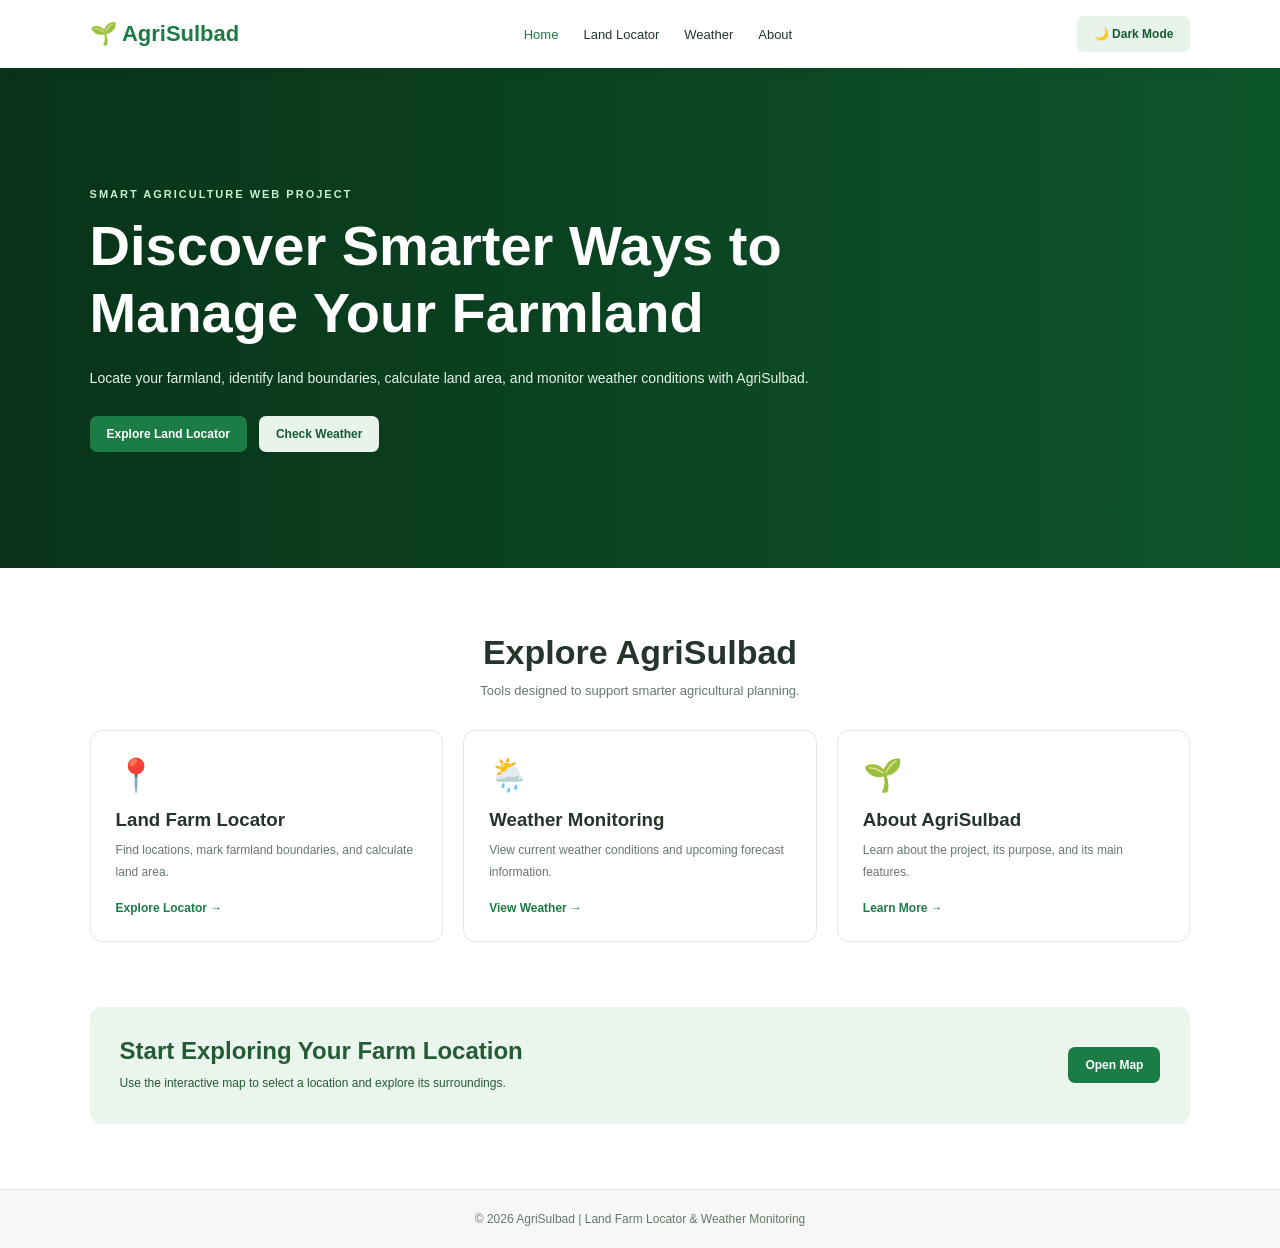
<file: index.html>
<!DOCTYPE html>
<html lang="en">
<head>
    <meta charset="UTF-8">
    <meta name="viewport" content="width=device-width, initial-scale=1.0">
    <title>AgriSulbad | Home</title>
    <script>
        /* Apply saved theme before first paint (no white flash) */
        try {
            if (localStorage.getItem("agrisulbad-theme") === "dark") {
                document.documentElement.classList.add("dark-mode");
            }
        } catch (e) {}
    </script>
    <link rel="stylesheet" href="css/style.css">
</head>
<body>

<header class="header">
    <a href="index.html" class="logo">🌱 AgriSulbad</a>
    <nav class="navigation">
        <a href="index.html" class="active">Home</a>
        <a href="locator.html">Land Locator</a>
        <a href="weather.html">Weather</a>
        <a href="about.html">About</a>
    </nav>

    <button class="theme-toggle" id="themeToggle">🌙 Dark Mode</button>
</header>

<main>
    <section class="hero">
        <div class="hero-content">
            <span class="hero-label">SMART AGRICULTURE WEB PROJECT</span>
            <h1>Discover Smarter Ways to Manage Your Farmland</h1>
            <p>
                Locate your farmland, identify land boundaries,
                calculate land area, and monitor weather conditions
                with AgriSulbad.
            </p>
            <div class="hero-buttons">
                <a href="locator.html" class="primary-btn">Explore Land Locator</a>
                <a href="weather.html" class="secondary-btn">Check Weather</a>
            </div>
        </div>
    </section>

    <section class="section">
        <div class="section-heading">
            <h2>Explore AgriSulbad</h2>
            <p>Tools designed to support smarter agricultural planning.</p>
        </div>

        <div class="feature-grid">
            <a href="locator.html" class="feature-card">
                <div class="feature-icon">📍</div>
                <h3>Land Farm Locator</h3>
                <p>Find locations, mark farmland boundaries, and calculate land area.</p>
                <span>Explore Locator →</span>
            </a>

            <a href="weather.html" class="feature-card">
                <div class="feature-icon">🌦️</div>
                <h3>Weather Monitoring</h3>
                <p>View current weather conditions and upcoming forecast information.</p>
                <span>View Weather →</span>
            </a>

            <a href="about.html" class="feature-card">
                <div class="feature-icon">🌱</div>
                <h3>About AgriSulbad</h3>
                <p>Learn about the project, its purpose, and its main features.</p>
                <span>Learn More →</span>
            </a>
        </div>
    </section>

    <section class="home-banner">
        <div>
            <h2>Start Exploring Your Farm Location</h2>
            <p>Use the interactive map to select a location and explore its surroundings.</p>
        </div>
        <a href="locator.html" class="primary-btn">Open Map</a>
    </section>
</main>

<footer>
    <p>© 2026 AgriSulbad | Land Farm Locator &amp; Weather Monitoring</p>
</footer>

<script src="js/main.js"></script>
</body>
</html>
</file>
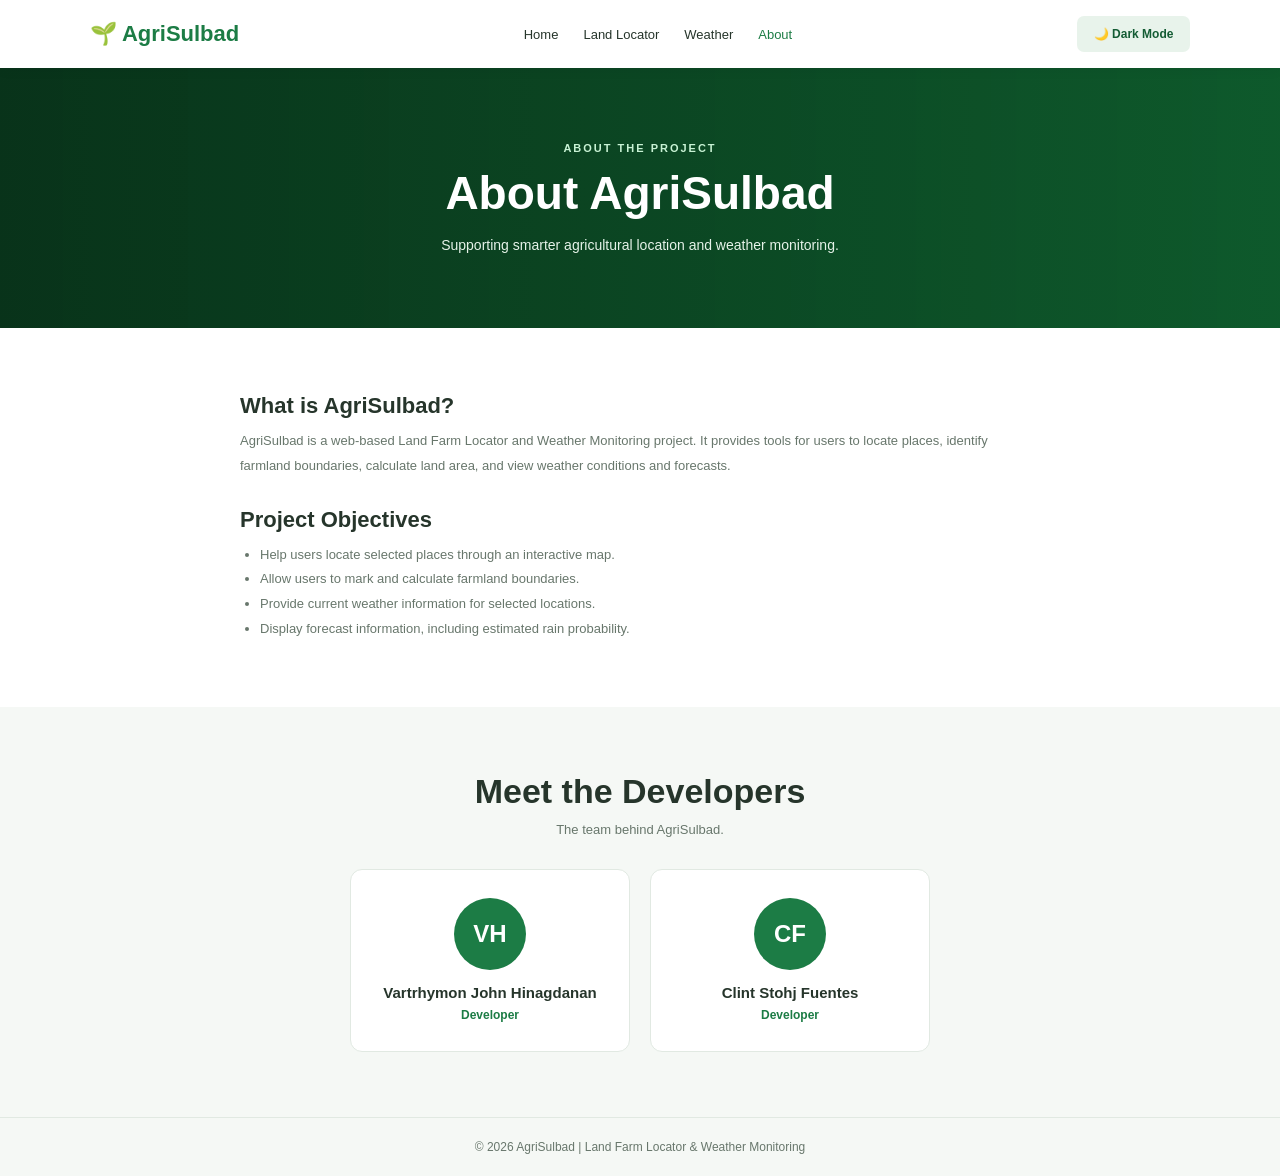
<file: about.html>
<!DOCTYPE html>
<html lang="en">

<head>
    <meta charset="UTF-8">
    <meta name="viewport" content="width=device-width, initial-scale=1.0">
    <title>AgriSulbad | About</title>
    <script>
        /* Apply saved theme before first paint (no white flash) */
        try {
            if (localStorage.getItem("agrisulbad-theme") === "dark") {
                document.documentElement.classList.add("dark-mode");
            }
        } catch (e) {}
    </script>
    <link rel="stylesheet" href="css/style.css">
</head>

<body>

    <header class="header">
        <a href="index.html" class="logo">🌱 AgriSulbad</a>

        <nav class="navigation">
            <a href="index.html">Home</a>
            <a href="locator.html">Land Locator</a>
            <a href="weather.html">Weather</a>
            <a href="about.html" class="active">About</a>
        </nav>

        <button class="theme-toggle" id="themeToggle">🌙 Dark Mode</button>
    </header>

    <main>
        <section class="about-hero">
            <span class="hero-label">ABOUT THE PROJECT</span>
            <h1>About AgriSulbad</h1>
            <p>Supporting smarter agricultural location and weather monitoring.</p>
        </section>

        <section class="section">
            <div class="about-content">
                <h2>What is AgriSulbad?</h2>
                <p>
                    AgriSulbad is a web-based Land Farm Locator and Weather
                    Monitoring project. It provides tools for users to locate
                    places, identify farmland boundaries, calculate land area,
                    and view weather conditions and forecasts.
                </p>

                <h2>Project Objectives</h2>
                <ul>
                    <li>Help users locate selected places through an interactive map.</li>
                    <li>Allow users to mark and calculate farmland boundaries.</li>
                    <li>Provide current weather information for selected locations.</li>
                    <li>Display forecast information, including estimated rain probability.</li>
                </ul>
            </div>
        </section>

        <section class="section developers-section">
            <div class="section-heading">
                <h2>Meet the Developers</h2>
                <p>The team behind AgriSulbad.</p>
            </div>

            <div class="developer-grid">
                <div class="developer-card">
                    <div class="developer-avatar" aria-hidden="true">VH</div>
                    <h3>Vartrhymon John Hinagdanan</h3>
                    <span>Developer</span>
                </div>

                <div class="developer-card">
                    <div class="developer-avatar" aria-hidden="true">CF</div>
                    <h3>Clint Stohj Fuentes</h3>
                    <span>Developer</span>
                </div>
            </div>
        </section>
    </main>

    <footer>
        <p>© 2026 AgriSulbad | Land Farm Locator &amp; Weather Monitoring</p>
    </footer>

    <script src="js/main.js"></script>
</body>

</html>
</file>
<file: css/style.css>
/* ==========================================================================
   AgriSulbad stylesheet
   1.  Tokens (light + dark)       8.  Weather page
   2.  Base                        9.  Weather card details
   3.  Header                      10. Leaflet (maps, light + dark)
   4.  Buttons                     11. Locator extras (search, farms)
   5.  Hero + sections             12. About page + developers
   6.  Cards + banner + footer     13. Accessibility
   7.  Forms + notices             14. Responsive
   ========================================================================== */

/* ==========================================================================
   1. TOKENS
   ========================================================================== */

:root {
    --green: #1c7c45;
    --dark-green: #145c34;
    --background: #ffffff;
    --section: #f5f8f5;
    --text: #26352b;
    --muted: #68776c;
    --card: #ffffff;
    --border: #e1e9e2;
    --accent-text: #1c7c45;

    /* Buttons */
    --btn-bg: #1c7c45;
    --btn-bg-hover: #145c34;
    --btn-text: #ffffff;
    --danger: #c93c3c;
    --danger-hover: #a82f2f;
    --danger-text: #ffffff;

    --soft-green: #e8f3eb;
    --soft-green-text: #145c34;
    --banner-bg: #eaf5ed;
    --banner-text: #245b35;
    --notice-text: #315b3e;
    --shadow: rgba(0, 0, 0, 0.05);

    /* Tinted panels */
    --tint-green: #f0fdf4;
    --tint-green-border: #bbf7d0;
    --tint-blue: #eff6ff;
    --tint-blue-text: #1e3a8a;
    --tint-orange: #fff7ed;
    --tint-orange-text: #7c2d12;

    /* Heat / temperature */
    --heat-cool: #2563eb;
    --heat-normal: #16a34a;
    --heat-hot: #d97706;
    --heat-very-hot: #dc2626;
    --heat-extreme: #7f1d1d;

    /* Weather icons */
    --ic-cloud: #64748b;
    --ic-rain: #2563eb;
    --ic-thunder: #7c3aed;
    --ic-fog: #94a3b8;
    --ic-search: #2563eb;

    --radius-sm: 7px;
    --radius-md: 10px;
    --radius-lg: 12px;

    color-scheme: light;
}

/* Dark theme. The class is set on <html> early (no flash) and on <body> by main.js */
html.dark-mode,
body.dark-mode {
    --green: #34b36b;
    --dark-green: #2a9a5b;
    --background: #0f1712;
    --section: #16211a;
    --text: #e6efe8;
    --muted: #9aab9f;
    --card: #1a261e;
    --border: #2b3a30;
    --accent-text: #4ade80;

    --btn-bg: #34b36b;
    --btn-bg-hover: #4ade80;
    --btn-text: #06210f;
    --danger: #f87171;
    --danger-hover: #fca5a5;
    --danger-text: #2b0b0b;

    --soft-green: #223329;
    --soft-green-text: #b7ebc9;
    --banner-bg: #1b2b21;
    --banner-text: #c8f2d4;
    --notice-text: #b7d9c3;
    --shadow: rgba(0, 0, 0, 0.4);

    --tint-green: #14281b;
    --tint-green-border: #25533a;
    --tint-blue: #14213d;
    --tint-blue-text: #bfdbfe;
    --tint-orange: #2b1c10;
    --tint-orange-text: #fdba74;

    --heat-cool: #60a5fa;
    --heat-normal: #4ade80;
    --heat-hot: #fbbf24;
    --heat-very-hot: #f87171;
    --heat-extreme: #fca5a5;

    --ic-cloud: #94a3b8;
    --ic-rain: #60a5fa;
    --ic-thunder: #a78bfa;
    --ic-fog: #a8b5c4;
    --ic-search: #60a5fa;

    color-scheme: dark;
}

/* ==========================================================================
   2. BASE
   ========================================================================== */

* {
    margin: 0;
    padding: 0;
    box-sizing: border-box;
}

html {
    scroll-behavior: smooth;
    scroll-padding-top: 80px;
    background: var(--background);
    -webkit-text-size-adjust: 100%;
}

body {
    min-height: 100vh;
    display: flex;
    flex-direction: column;
    font-family: 'Poppins', sans-serif;
    background: var(--background);
    color: var(--text);
}

/* Added by main.js after first paint, so the theme never fades in on page load */
html.theme-ready body {
    transition: background 0.3s, color 0.3s;
}

main {
    flex: 1;
}

a {
    color: inherit;
    text-decoration: none;
}

button,
input {
    font-family: inherit;
}

button {
    cursor: pointer;
}

/* ==========================================================================
   3. HEADER
   ========================================================================== */

.header {
    width: 100%;
    padding: 16px 7%;
    background: var(--card);
    display: flex;
    justify-content: space-between;
    align-items: center;
    gap: 20px;
    box-shadow: 0 2px 12px var(--shadow);
    position: sticky;
    top: 0;
    z-index: 1000;
}

.logo {
    color: var(--accent-text);
    font-size: 22px;
    font-weight: 800;
    white-space: nowrap;
}

.navigation {
    display: flex;
    align-items: center;
    gap: 25px;
}

.navigation a {
    color: var(--text);
    font-size: 13px;
    font-weight: 500;
    transition: 0.2s;
}

.navigation a:hover,
.navigation a.active {
    color: var(--accent-text);
}

/* ==========================================================================
   4. BUTTONS
   ========================================================================== */

button,
.primary-btn,
.secondary-btn,
.danger-btn {
    border: none;
    padding: 11px 17px;
    border-radius: var(--radius-sm);
    font-size: 12px;
    font-weight: 600;
    transition: 0.2s;
    display: inline-block;
}

button,
.primary-btn {
    background: var(--btn-bg);
    color: var(--btn-text);
}

button:hover,
.primary-btn:hover {
    background: var(--btn-bg-hover);
}

.secondary-btn,
.theme-toggle {
    background: var(--soft-green);
    color: var(--soft-green-text);
}

.theme-toggle {
    white-space: nowrap;
}

/* These must come after "button:hover" so they win */
.secondary-btn:hover,
.theme-toggle:hover {
    background: var(--border);
    color: var(--soft-green-text);
}

.danger-btn {
    background: var(--danger);
    color: var(--danger-text);
}

.danger-btn:hover {
    background: var(--danger-hover);
}

button:disabled {
    opacity: 0.6;
    cursor: not-allowed;
}

/* ==========================================================================
   5. HERO + SECTIONS
   ========================================================================== */

.hero {
    min-height: 500px;
    padding: 80px 7%;
    display: flex;
    align-items: center;
    background:
        linear-gradient(90deg, rgba(8, 50, 25, 0.90), rgba(15, 100, 48, 0.62)),
        url("https://images.unsplash.com/photo-1500382017468-9049fed747ef?auto=format&fit=crop&w=1200&q=60") center / cover no-repeat #0b3d20;
    color: white;
}

.hero-content {
    max-width: 750px;
}

.hero-label {
    display: inline-block;
    font-size: 11px;
    letter-spacing: 2px;
    font-weight: 700;
    color: var(--accent-text);
    margin-bottom: 12px;
}

/* On photo backgrounds the label is always light */
.hero .hero-label,
.about-hero .hero-label {
    color: #c8f2d4;
}

.hero h1 {
    font-size: clamp(34px, 5vw, 56px);
    line-height: 1.2;
    margin-bottom: 20px;
}

.hero p {
    font-size: 14px;
    line-height: 1.8;
    margin-bottom: 25px;
    color: #e6f3e9;
}

.hero-buttons {
    display: flex;
    gap: 12px;
    flex-wrap: wrap;
}

.section {
    padding: 65px 7%;
    background: var(--background);
}

.page-section {
    min-height: 75vh;
}

.section-heading {
    text-align: center;
    margin: 0 auto 28px;
    max-width: 750px;
}

.section-heading h1,
.section-heading h2 {
    font-size: clamp(26px, 4vw, 34px);
    margin-bottom: 8px;
}

.section-heading p {
    color: var(--muted);
    font-size: 13px;
    line-height: 1.7;
}

/* ==========================================================================
   6. CARDS + BANNER + FOOTER
   ========================================================================== */

.feature-grid {
    display: grid;
    grid-template-columns: repeat(3, 1fr);
    gap: 20px;
}

.feature-card {
    background: var(--card);
    border: 1px solid var(--border);
    border-radius: var(--radius-lg);
    padding: 25px;
    transition: 0.25s;
}

.feature-card:hover {
    transform: translateY(-5px);
    border-color: var(--green);
}

.feature-icon {
    font-size: 32px;
    margin-bottom: 15px;
}

.feature-card h3 {
    margin-bottom: 9px;
}

.feature-card p {
    color: var(--muted);
    font-size: 12px;
    line-height: 1.8;
    margin-bottom: 15px;
}

.feature-card span {
    color: var(--accent-text);
    font-size: 12px;
    font-weight: 700;
}

.home-banner {
    margin: 0 7% 65px;
    padding: 30px;
    background: var(--banner-bg);
    color: var(--banner-text);
    border-radius: var(--radius-lg);
    display: flex;
    align-items: center;
    justify-content: space-between;
    gap: 20px;
}

.home-banner p {
    font-size: 12px;
    margin-top: 8px;
    line-height: 1.7;
}

footer {
    padding: 22px 7%;
    text-align: center;
    font-size: 12px;
    color: var(--muted);
    background: var(--section);
    border-top: 1px solid var(--border);
}

/* ==========================================================================
   7. FORMS + NOTICES
   ========================================================================== */

.search-container,
.weather-search {
    display: flex;
    gap: 10px;
    margin-bottom: 20px;
}

.search-container input,
.weather-search input {
    flex: 1;
    min-width: 0;
    padding: 12px 14px;
    border: 1px solid var(--border);
    border-radius: var(--radius-sm);
    outline: none;
    font-size: 13px;
    background: var(--card);
    color: var(--text);
}

.search-container input::placeholder,
.weather-search input::placeholder {
    color: var(--muted);
}

.search-container input:focus,
.weather-search input:focus {
    border-color: var(--green);
    box-shadow: 0 0 0 3px color-mix(in srgb, var(--green) 25%, transparent);
}

.search-container button,
.weather-search button {
    white-space: nowrap;
}

.notice {
    padding: 14px;
    background: var(--banner-bg);
    border-left: 4px solid var(--green);
    border-radius: 6px;
    margin-bottom: 15px;
    font-size: 12px;
    color: var(--notice-text);
    line-height: 1.7;
}

/* ==========================================================================
   8. WEATHER PAGE
   ========================================================================== */

.weather-search {
    max-width: 750px;
    margin: 0 auto 22px;
}

.weather-layout {
    display: grid;
    grid-template-columns: 1.25fr 0.75fr;
    gap: 18px;
    align-items: start;
    width: 100%;
}

.weather-map-section,
.weather-information-section {
    min-width: 0;
    background: var(--card);
    border: 1px solid var(--border);
    border-radius: var(--radius-lg);
    padding: 15px;
    box-shadow: 0 4px 16px var(--shadow);
}

.panel-heading {
    margin-bottom: 12px;
}

.panel-heading h2 {
    font-size: 16px;
    margin-bottom: 4px;
}

.panel-heading p {
    color: var(--muted);
    font-size: 11px;
    line-height: 1.6;
}

#weatherMap {
    width: 100%;
    height: 520px;
    border-radius: var(--radius-md);
    border: 1px solid var(--border);
    z-index: 1;
}

/* Icons */

.icon {
    width: 1em;
    height: 1em;
    vertical-align: -0.125em;
}

.weather-icon .icon { width: 64px; height: 64px; }
.weather-detail > span .icon { width: 24px; height: 24px; }
.forecast-item strong .icon { width: 28px; height: 28px; }
.notice-icon .icon { width: 40px; height: 40px; }
.panel-title .icon,
.today-summary h3 .icon,
.rain-prediction h3 .icon { width: 16px; height: 16px; }

.ic-sun      { color: #f59e0b; }
.ic-cloud    { color: var(--ic-cloud); }
.ic-partly   { color: #f59e0b; }
.ic-rain     { color: var(--ic-rain); }
.ic-thunder  { color: var(--ic-thunder); }
.ic-snow     { color: #38bdf8; }
.ic-fog      { color: var(--ic-fog); }
.ic-temp     { color: #ef4444; }
.ic-humidity { color: #0ea5e9; }
.ic-wind     { color: #14b8a6; }
.ic-calendar { color: #16a34a; }
.ic-flame    { color: #f97316; }
.ic-alert    { color: #dc2626; }
.ic-key      { color: #ca8a04; }
.ic-search   { color: var(--ic-search); }
.ic-pin      { color: #dc2626; }

.weather-placeholder {
    text-align: center;
    padding: 30px 12px;
    background: var(--section);
    border-radius: var(--radius-md);
    border: 1px dashed var(--border);
    color: var(--muted);
}

.weather-placeholder span {
    display: block;
    margin-bottom: 8px;
    line-height: 1;
}

.weather-placeholder h3 {
    font-size: 14px;
    margin-bottom: 6px;
}

.weather-placeholder p {
    font-size: 11px;
    line-height: 1.6;
}

/* ==========================================================================
   9. WEATHER CARD DETAILS
   ========================================================================== */

#weatherResult {
    width: 100%;
    max-width: 100%;
    margin: 0;
}

.weather-card {
    background: var(--section);
    border: 1px solid var(--border);
    padding: 14px;
    border-radius: var(--radius-md);
    text-align: center;
}

.weather-information-section .weather-card {
    padding: 13px;
}

.weather-card h2 {
    font-size: 17px;
}

.coordinates {
    color: var(--muted);
    font-size: 10px;
    margin-top: 4px;
}

.weather-icon {
    margin: 7px 0;
    line-height: 1;
}

.temperature {
    font-size: 34px;
    font-weight: 800;
    color: var(--accent-text);
    line-height: 1.2;
}

.weather-description {
    text-transform: capitalize;
    color: var(--muted);
    font-size: 11px;
    margin: 4px 0 10px;
}

/* Temperature + heat colors (theme-aware) */

.temperature.temp-cool,     .forecast-item b.temp-cool,
.heat-cool,                 .forecast-item small.heat-cool     { color: var(--heat-cool); }
.temperature.temp-normal,   .forecast-item b.temp-normal,
.heat-normal,               .forecast-item small.heat-normal   { color: var(--heat-normal); }
.temperature.temp-hot,      .forecast-item b.temp-hot,
.heat-hot,                  .forecast-item small.heat-hot      { color: var(--heat-hot); }
.temperature.temp-very-hot, .forecast-item b.temp-very-hot,
.heat-very-hot,             .forecast-item small.heat-very-hot { color: var(--heat-very-hot); }
.temperature.temp-extreme,  .forecast-item b.temp-extreme,
.heat-extreme,              .forecast-item small.heat-extreme  { color: var(--heat-extreme); }

.heat-badge {
    display: inline-flex;
    align-items: center;
    gap: 6px;
    padding: 5px 16px;
    border-radius: 999px;
    font-size: 12px;
    font-weight: 700;
    margin: 6px 0;
}

.heat-badge.heat-cool     { color: var(--heat-cool);     background: color-mix(in srgb, var(--heat-cool) 18%, transparent); }
.heat-badge.heat-normal   { color: var(--heat-normal);   background: color-mix(in srgb, var(--heat-normal) 18%, transparent); }
.heat-badge.heat-hot      { color: var(--heat-hot);      background: color-mix(in srgb, var(--heat-hot) 18%, transparent); }
.heat-badge.heat-very-hot { color: var(--heat-very-hot); background: color-mix(in srgb, var(--heat-very-hot) 18%, transparent); }
.heat-badge.heat-extreme  { color: var(--heat-extreme);  background: color-mix(in srgb, var(--heat-extreme) 25%, transparent); }

.heat-badge .icon { color: inherit; }

/* Today's forecast */

.today-summary {
    margin: 14px 0;
    padding: 12px;
    border-radius: var(--radius-md);
    background: var(--tint-green);
    border: 1px solid var(--tint-green-border);
    text-align: left;
}

.today-summary h3 {
    font-size: 13px;
    display: flex;
    align-items: center;
    gap: 6px;
}

.today-stats {
    display: grid;
    grid-template-columns: repeat(4, 1fr);
    gap: 8px;
    margin: 10px 0;
    text-align: center;
}

.today-stats span {
    display: block;
    font-size: 10px;
    color: var(--muted);
}

.today-stats b {
    font-size: 12px;
}

/* Detail cards */

.weather-details {
    display: grid;
    grid-template-columns: repeat(2, 1fr);
    gap: 10px;
    margin: 14px 0;
}

.weather-detail {
    background: var(--card);
    border: 1px solid var(--border);
    border-radius: var(--radius-md);
    padding: 10px;
    text-align: center;
}

.weather-detail > span {
    display: block;
    line-height: 1;
    margin-bottom: 4px;
}

.weather-detail h4 {
    font-size: 11px;
    font-weight: 500;
    color: var(--muted);
    margin-bottom: 3px;
}

.weather-detail p {
    font-size: 14px;
    font-weight: 700;
    color: var(--text);
}

.weather-detail p small {
    display: block;
    font-size: 10px;
    font-weight: 600;
}

/* Rain + heat advisory panels */

.rain-prediction {
    margin: 12px 0;
    padding: 12px;
    border-radius: var(--radius-md);
    text-align: left;
    background: var(--tint-blue);
    border: 1px solid var(--border);
    color: var(--tint-blue-text);
}

.rain-prediction + .rain-prediction {
    background: var(--tint-orange);
    color: var(--tint-orange-text);
}

.rain-prediction h3 {
    font-size: 13px;
    display: flex;
    align-items: center;
    gap: 6px;
    margin-bottom: 6px;
}

.rain-prediction p {
    font-size: 11px;
    line-height: 1.7;
}

/* Forecast strip */

.forecast-container {
    margin-top: 14px;
    text-align: left;
}

.forecast-container h3 {
    font-size: 14px;
}

.forecast-subtitle {
    color: var(--muted);
    font-size: 11px;
    line-height: 1.6;
    margin: 4px 0 10px;
}

.forecast-grid {
    display: flex;
    gap: 8px;
    overflow-x: auto;
    padding-bottom: 6px;
}

.forecast-item {
    flex: 0 0 86px;
    display: flex;
    flex-direction: column;
    align-items: center;
    gap: 3px;
    padding: 9px 6px;
    background: var(--card);
    border: 1px solid var(--border);
    border-radius: var(--radius-md);
    text-align: center;
}

.forecast-item span,
.forecast-item small {
    font-size: 10px;
    color: var(--muted);
}

.forecast-item b {
    font-size: 13px;
}

/* ==========================================================================
   10. LEAFLET (maps)
   ========================================================================== */

#map {
    width: 100%;
    height: 500px;
    border-radius: var(--radius-lg);
    border: 1px solid var(--border);
    z-index: 1;
}

.leaflet-container {
    font-family: 'Poppins', sans-serif;
    background: var(--section);
}

.location-marker-label {
    background: var(--card);
    color: var(--text);
    border: 1px solid var(--border);
    font-family: 'Poppins', sans-serif;
    font-size: 11px;
    font-weight: 600;
}

.leaflet-tooltip-top.location-marker-label::before {
    border-top-color: var(--card);
}

/* Dark mode: ".dark-mode" matches whether the class is on <html> or <body> */

.dark-mode .leaflet-tile-pane {
    filter: brightness(0.75) contrast(1.1) saturate(0.8);
}

.dark-mode .leaflet-popup-content-wrapper,
.dark-mode .leaflet-popup-tip {
    background: var(--card);
    color: var(--text);
}

.dark-mode .leaflet-container a.leaflet-popup-close-button {
    color: var(--muted);
}

.dark-mode .leaflet-control-attribution {
    background: rgba(15, 23, 18, 0.8);
    color: var(--muted);
}

.dark-mode .leaflet-control-attribution a {
    color: var(--accent-text);
}

/* Zoom buttons */
.dark-mode .leaflet-control-zoom a {
    background-color: var(--card);
    color: var(--text);
    border-color: var(--border);
}

.dark-mode .leaflet-control-zoom a:hover {
    background-color: var(--section);
}

/* Draw toolbar (polygon / edit / delete): the icons are dark images, so the
   buttons keep a light background and are inverted to look dark with light icons.
   Only background-COLOR is set here; the "background" shorthand would erase the icons. */
.dark-mode .leaflet-draw-toolbar a {
    background-color: #f4f4f4;
    filter: invert(0.9);
}

.dark-mode .leaflet-draw-actions a {
    background-color: var(--card);
    color: var(--text);
}

/* ==========================================================================
   11. LOCATOR EXTRAS
   ========================================================================== */

.land-information {
    margin-top: 25px;
}

.land-information h2,
.selected-location h2 {
    margin-bottom: 15px;
    font-size: 20px;
}

.info-grid {
    display: grid;
    grid-template-columns: repeat(3, 1fr);
    gap: 15px;
}

.info-card {
    background: var(--card);
    border: 1px solid var(--border);
    border-radius: var(--radius-md);
    padding: 20px;
}

.info-card span {
    color: var(--muted);
    font-size: 12px;
}

.info-card h3 {
    margin-top: 8px;
    color: var(--accent-text);
    font-size: 21px;
}

.button-row {
    display: flex;
    flex-wrap: wrap;
    gap: 10px;
    margin-top: 18px;
}

.selected-location {
    background: var(--section);
    padding: 17px;
    border-radius: var(--radius-md);
    margin-top: 15px;
}

.selected-location h3 {
    font-size: 14px;
    margin-bottom: 7px;
}

.selected-location p {
    color: var(--muted);
    font-size: 11px;
    margin-bottom: 5px;
    overflow-wrap: anywhere;
}

/* Search results dropdown (created by locator.js) */

.search-results {
    list-style: none;
    margin: -10px 0 18px;
    border: 1px solid var(--border);
    border-radius: 8px;
    background: var(--card);
    box-shadow: 0 6px 18px var(--shadow);
    max-height: 280px;
    overflow-y: auto;
}

.search-results[hidden],
#locatorNotice[hidden] {
    display: none;
}

.search-results li {
    padding: 10px 14px;
    cursor: pointer;
    border-bottom: 1px solid var(--border);
}

.search-results li:last-child {
    border-bottom: none;
}

.search-results li:hover,
.search-results li:focus {
    background: var(--section);
    outline: none;
}

.search-results strong {
    display: block;
    font-size: 13px;
    color: var(--text);
}

.search-results small {
    display: block;
    margin-top: 2px;
    font-size: 11px;
    color: var(--muted);
    overflow-wrap: anywhere;
}

/* Map pins (created in locator.js). The color comes from --pin. */

.map-pin {
    --pin: var(--green);                 /* saved farm */
}

.map-pin.draft {
    --pin: #f59e0b;                      /* farm not saved yet */
}

.map-pin.location {
    --pin: #e11d48;                      /* selected location */
}

.map-pin svg {
    display: block;
    overflow: visible;
    filter: drop-shadow(0 3px 3px rgba(0, 0, 0, 0.35));
    transform-origin: 50% 100%;
    transition: transform 0.15s;
    animation: pin-drop 0.35s ease-out;
}

.map-pin:hover svg {
    transform: translateY(-3px) scale(1.06);
}

.pin-body {
    fill: var(--pin);
    stroke: #fff;
    stroke-width: 1.6;
}

.pin-inner {
    fill: #fff;
}

.pin-glyph {
    fill: var(--pin);
}

.pin-stem {
    fill: none;
    stroke: var(--pin);
    stroke-width: 1.5;
    stroke-linecap: round;
}

@keyframes pin-drop {
    from { transform: translateY(-14px); opacity: 0; }
    to   { transform: none; opacity: 1; }
}

/* Farm popups */

.leaflet-popup-content .farm-popup {
    min-width: 170px;
    font-family: 'Poppins', sans-serif;
}

.leaflet-popup-content .farm-popup strong {
    display: block;
    font-size: 13px;
    margin-bottom: 2px;
}

.leaflet-popup-content .farm-popup p {
    margin: 0 0 10px;
    font-size: 11px;
    color: var(--muted);
}

.farm-popup-actions {
    display: flex;
    flex-wrap: wrap;
    gap: 6px;
}

/* ".leaflet-container a" would otherwise force the link color */
.farm-popup-actions a.primary-btn {
    color: var(--btn-text);
}

.farm-popup-actions .primary-btn,
.farm-popup-actions .secondary-btn,
.farm-popup-actions .danger-btn {
    padding: 7px 12px;
    font-size: 11px;
}

/* My Farms list */

.saved-farms {
    margin-top: 25px;
}

.saved-farms h2 {
    font-size: 20px;
    margin-bottom: 12px;
}

.saved-farms .empty {
    color: var(--muted);
    font-size: 12px;
    line-height: 1.7;
}

.saved-farms ul {
    list-style: none;
    display: grid;
    gap: 10px;
}

.saved-farms li {
    display: flex;
    justify-content: space-between;
    align-items: center;
    gap: 12px;
    background: var(--card);
    border: 1px solid var(--border);
    border-radius: var(--radius-md);
    padding: 12px 14px;
}

.saved-farms li strong {
    display: block;
    font-size: 13px;
}

.saved-farms li small {
    color: var(--muted);
    font-size: 11px;
}

.saved-farms .farm-actions {
    display: flex;
    gap: 8px;
    flex-shrink: 0;
}

/* ==========================================================================
   12. ABOUT PAGE + DEVELOPERS
   ========================================================================== */

.about-hero {
    padding: 70px 7%;
    text-align: center;
    color: white;
    background:
        linear-gradient(90deg, rgba(8, 50, 25, 0.92), rgba(15, 100, 48, 0.72)),
        url("https://images.unsplash.com/photo-1500382017468-9049fed747ef?auto=format&fit=crop&w=1200&q=60") center / cover no-repeat #0b3d20;
}

.about-hero h1 {
    font-size: clamp(30px, 5vw, 46px);
    line-height: 1.2;
    margin-bottom: 12px;
}

.about-hero p {
    font-size: 14px;
    line-height: 1.8;
    color: #e6f3e9;
}

.about-content {
    max-width: 800px;
    margin: 0 auto;
}

.about-content h2 {
    font-size: 22px;
    margin: 28px 0 10px;
}

.about-content h2:first-child {
    margin-top: 0;
}

.about-content p,
.about-content li {
    color: var(--muted);
    font-size: 13px;
    line-height: 1.9;
}

.about-content ul {
    padding-left: 20px;
}

.developers-section {
    background: var(--section);
}

.developer-grid {
    display: flex;
    justify-content: center;
    flex-wrap: wrap;
    gap: 20px;
}

.developer-card {
    flex: 0 1 280px;
    background: var(--card);
    border: 1px solid var(--border);
    border-radius: var(--radius-lg);
    padding: 28px 22px;
    text-align: center;
    transition: 0.25s;
}

.developer-card:hover {
    transform: translateY(-5px);
    border-color: var(--green);
}

.developer-avatar {
    width: 72px;
    height: 72px;
    margin: 0 auto 14px;
    display: flex;
    align-items: center;
    justify-content: center;
    border-radius: 50%;
    background: var(--btn-bg);
    color: var(--btn-text);
    font-size: 24px;
    font-weight: 700;
}

.developer-card h3 {
    font-size: 15px;
    margin-bottom: 4px;
}

.developer-card span {
    color: var(--accent-text);
    font-size: 12px;
    font-weight: 600;
}

/* ==========================================================================
   13. ACCESSIBILITY
   ========================================================================== */

:focus-visible {
    outline: 2px solid var(--green);
    outline-offset: 2px;
}

@media (prefers-reduced-motion: reduce) {
    *,
    *::before,
    *::after {
        transition-duration: 0.01ms !important;
        animation-duration: 0.01ms !important;
        scroll-behavior: auto !important;
    }

    .feature-card:hover,
    .developer-card:hover {
        transform: none;
    }
}

/* ==========================================================================
   14. RESPONSIVE
   ========================================================================== */

@media (max-width: 900px) {
    .weather-layout {
        grid-template-columns: 1fr;
    }

    #weatherMap {
        height: 400px;
    }
}

@media (max-width: 700px) {
    .feature-grid,
    .info-grid {
        grid-template-columns: 1fr;
    }

    /* Header: logo + theme button on top, navigation underneath */
    .header {
        flex-wrap: wrap;
        padding: 12px 5%;
        gap: 10px;
    }

    .navigation {
        order: 3;
        width: 100%;
        flex-wrap: wrap;
        justify-content: center;
        gap: 8px 18px;
    }

    .hero {
        min-height: 420px;
        padding: 56px 5%;
    }

    .section {
        padding: 45px 5%;
    }

    .about-hero {
        padding: 50px 5%;
    }

    .home-banner {
        flex-direction: column;
        align-items: flex-start;
        margin: 0 5% 45px;
    }

    .search-container,
    .weather-search {
        flex-wrap: wrap;
    }

    .search-container input,
    .weather-search input {
        flex: 1 1 100%;
    }

    #map {
        height: 400px;
    }

    #weatherMap {
        height: 340px;
    }

    .saved-farms li {
        flex-direction: column;
        align-items: flex-start;
    }
}
</file>
